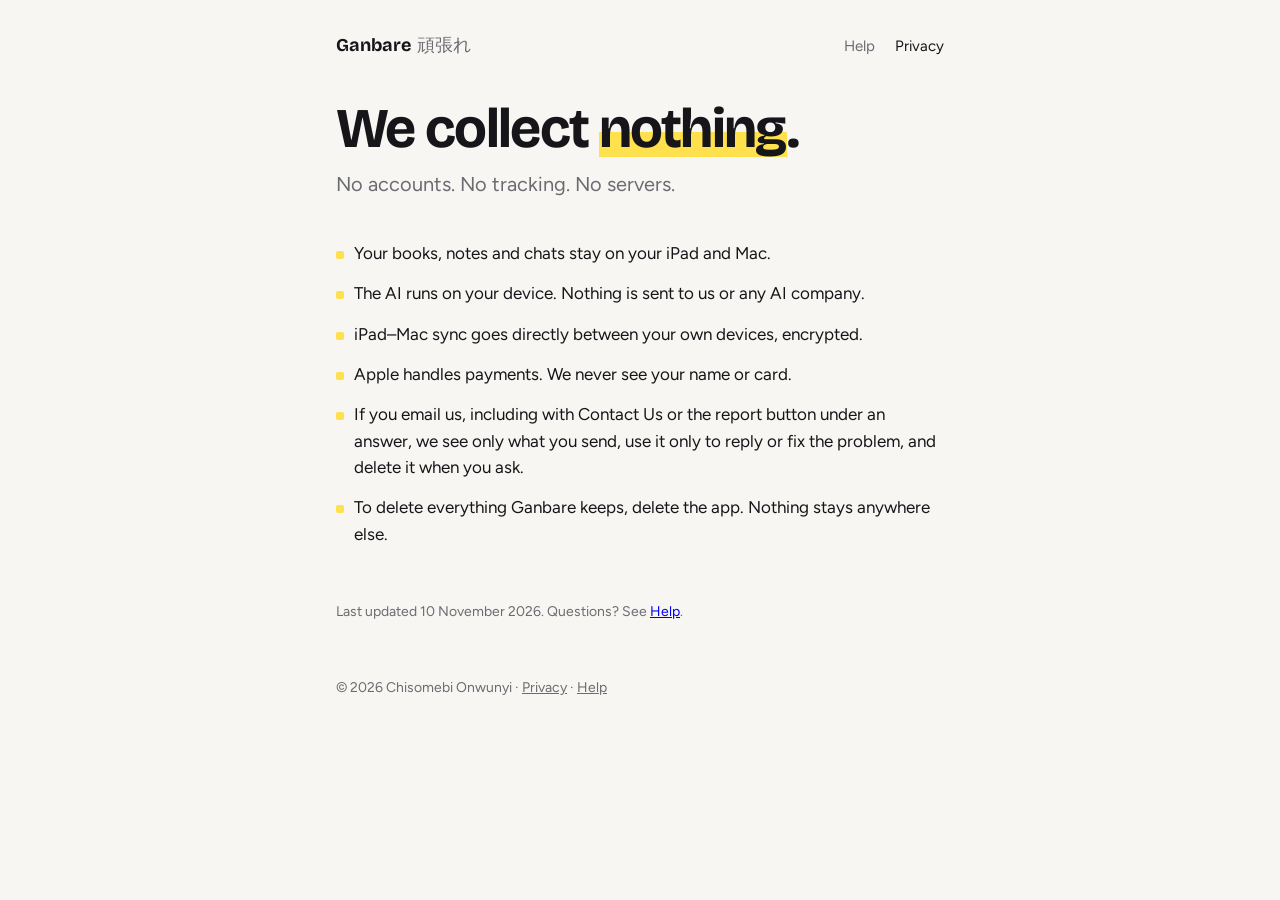
<file: privacy.html>
<!doctype html>
<html lang="en"><head><meta charset="utf-8"><meta name="viewport" content="width=device-width,initial-scale=1,viewport-fit=cover"><title>Ganbare Privacy</title><link rel="preconnect" href="https://fonts.googleapis.com"><link rel="stylesheet" href="https://fonts.googleapis.com/css2?family=Bricolage+Grotesque:opsz,wght@12..96,500;12..96,700&family=Figtree:wght@400;600&display=swap"><link rel="stylesheet" href="style.css"></head>
<body><main class="wrap">
<nav><a class="brand" href="index.html">Ganbare<span>頑張れ</span></a><a href="support.html">Help</a><a href="privacy.html" aria-current="page">Privacy</a></nav>
<section><h1>We collect <span class="mark">nothing</span>.</h1><p class="sub">No accounts. No tracking. No servers.</p></section>
<ul class="list">
<li>Your books, notes and chats stay on your iPad and Mac.</li>
<li>The AI runs on your device. Nothing is sent to us or any AI company.</li>
<li>iPad–Mac sync goes directly between your own devices, encrypted.</li>
<li>Apple handles payments. We never see your name or card.</li>
<li>If you email us, including with Contact Us or the report button under an answer, we see only what you send, use it only to reply or fix the problem, and delete it when you ask.</li>
<li>To delete everything Ganbare keeps, delete the app. Nothing stays anywhere else.</li>
</ul>
<p class="note">Last updated 10 November 2026. Questions? See <a href="support.html">Help</a>.</p>
<footer>© 2026 Chisomebi Onwunyi · <a href="privacy.html">Privacy</a> · <a href="support.html">Help</a></footer>
</main></body></html>
</file>
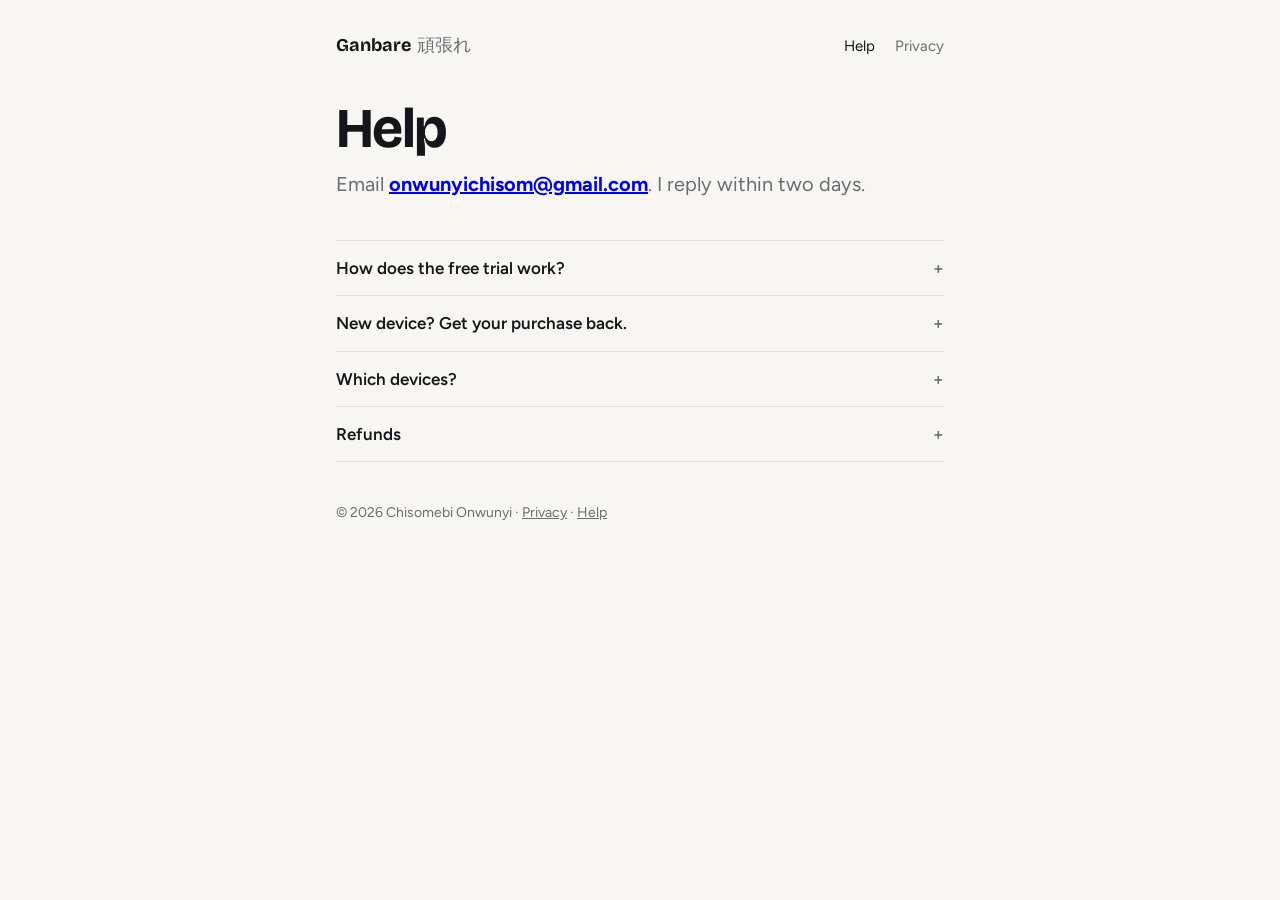
<file: support.html>
<!doctype html>
<html lang="en"><head><meta charset="utf-8"><meta name="viewport" content="width=device-width,initial-scale=1,viewport-fit=cover"><title>Ganbare Help</title><link rel="preconnect" href="https://fonts.googleapis.com"><link rel="stylesheet" href="https://fonts.googleapis.com/css2?family=Bricolage+Grotesque:opsz,wght@12..96,500;12..96,700&family=Figtree:wght@400;600&display=swap"><link rel="stylesheet" href="style.css"></head>
<body><main class="wrap">
<nav><a class="brand" href="index.html">Ganbare<span>頑張れ</span></a><a href="support.html" aria-current="page">Help</a><a href="privacy.html">Privacy</a></nav>
<section><h1>Help</h1><p class="sub">Email <strong><a href="mailto:onwunyichisom@gmail.com">onwunyichisom@gmail.com</a></strong>. I reply within two days.</p></section>
<div>
<details><summary>How does the free trial work?</summary><p>14 days of everything. It never charges you on its own.</p></details>
<details><summary>New device? Get your purchase back.</summary><p>Open the unlock screen and tap Restore Purchases.</p></details>
<details><summary>Which devices?</summary><p>iPad and Mac on version 27 or later.</p></details>
<details><summary>Refunds</summary><p>Apple handles them at <a href="https://reportaproblem.apple.com">reportaproblem.apple.com</a>.</p></details>
</div>
<footer>© 2026 Chisomebi Onwunyi · <a href="privacy.html">Privacy</a> · <a href="support.html">Help</a></footer>
</main></body></html>
</file>
<file: style.css>
/* Layout: one narrow column, a book page with a margin note as the only picture. */
:root{
  --paper:#f7f6f2; --ink:#16161a; --graphite:#6b6b72; --rule:#e2e0d9;
  --card:#ffffff; --mark:#ffe14d; --mark-ink:#16161a;
  --display:"Bricolage Grotesque",ui-sans-serif,system-ui,sans-serif;
  --body:"Figtree",ui-sans-serif,system-ui,sans-serif;
}
@media (prefers-color-scheme:dark){:root:not([data-theme="light"]){
  --paper:#111113; --ink:#f1f0ec; --graphite:#9b9ba3; --rule:#2a2a2e; --card:#1a1a1d; --mark:#e8c933; color-scheme:dark}}
:root[data-theme="dark"]{--paper:#111113; --ink:#f1f0ec; --graphite:#9b9ba3; --rule:#2a2a2e; --card:#1a1a1d; --mark:#e8c933; color-scheme:dark}

*{box-sizing:border-box}
body{margin:0;background:var(--paper);color:var(--ink);font:17px/1.55 var(--body)}
.wrap{max-width:640px;margin:0 auto;padding-block:32px 64px;
  padding-left:max(16px,env(safe-area-inset-left,0px));padding-right:max(16px,env(safe-area-inset-right,0px));
  display:flex;flex-direction:column;gap:40px}
nav{display:flex;align-items:baseline;gap:20px;font-size:15px}
nav .brand{font-family:var(--display);font-weight:700;font-size:18px;margin-right:auto;text-decoration:none;color:var(--ink)}
nav .brand span{color:var(--graphite);font-weight:500;margin-left:6px}
nav a{color:var(--graphite);text-decoration:none}
nav a:hover,nav a[aria-current]{color:var(--ink)}
h1{font-family:var(--display);font-weight:700;font-size:clamp(36px,8vw,56px);line-height:1.02;letter-spacing:-.03em;margin:0;text-wrap:balance}
.mark{background:linear-gradient(transparent 55%,var(--mark) 55%,var(--mark) 92%,transparent 92%);color:inherit}
.sub{font-size:20px;color:var(--graphite);margin:12px 0 0}
.cta{display:flex;flex-wrap:wrap;align-items:center;gap:14px}
.button{background:var(--ink);color:var(--paper);padding:12px 22px;border-radius:999px;text-decoration:none;font-weight:600}
.button:focus-visible,a:focus-visible,summary:focus-visible{outline:2px solid var(--ink);outline-offset:3px}
.note{font-size:14px;color:var(--graphite)}

/* The picture: a textbook page with a question in its margin. */
.page{background:var(--card);border:1px solid var(--rule);border-radius:6px;padding:28px 24px;display:grid;gap:22px}
.lines{display:grid;gap:10px}
.line{height:9px;border-radius:2px;background:var(--rule)}
.line.hl{background:var(--mark);opacity:.85}
.folio{font-size:12px;color:var(--graphite);font-variant-numeric:tabular-nums;letter-spacing:.06em;text-transform:uppercase}
.chat{display:grid;gap:10px}
.q,.a{max-width:85%;padding:10px 14px;border-radius:16px;font-size:15px;line-height:1.4}
.q{justify-self:end;background:var(--ink);color:var(--paper);border-bottom-right-radius:4px}
.a{background:var(--paper);border:1px solid var(--rule);border-bottom-left-radius:4px}
.a b{font-weight:600}

.facts{display:flex;flex-wrap:wrap;gap:8px 20px;margin:0;padding:0;list-style:none;font-size:15px;color:var(--graphite)}
.facts li::before{content:"✓ ";color:var(--ink)}

h2{font-family:var(--display);font-size:22px;margin:0}
.list{margin:0;padding:0;list-style:none;display:grid;gap:14px}
.list li{padding-left:18px;position:relative}
.list li::before{content:"";position:absolute;left:0;top:.65em;width:8px;height:8px;border-radius:2px;background:var(--mark)}
details{border-top:1px solid var(--rule);padding:14px 0}
details:last-of-type{border-bottom:1px solid var(--rule)}
summary{cursor:pointer;font-weight:600;list-style:none}
summary::after{content:"+";float:right;color:var(--graphite)}
details[open] summary::after{content:"–"}
details p{margin:8px 0 0;color:var(--graphite)}
footer{font-size:14px;color:var(--graphite)}
footer a{color:var(--graphite)}
@media (prefers-reduced-motion:no-preference){.line.hl{transition:opacity .3s}}
</file>
